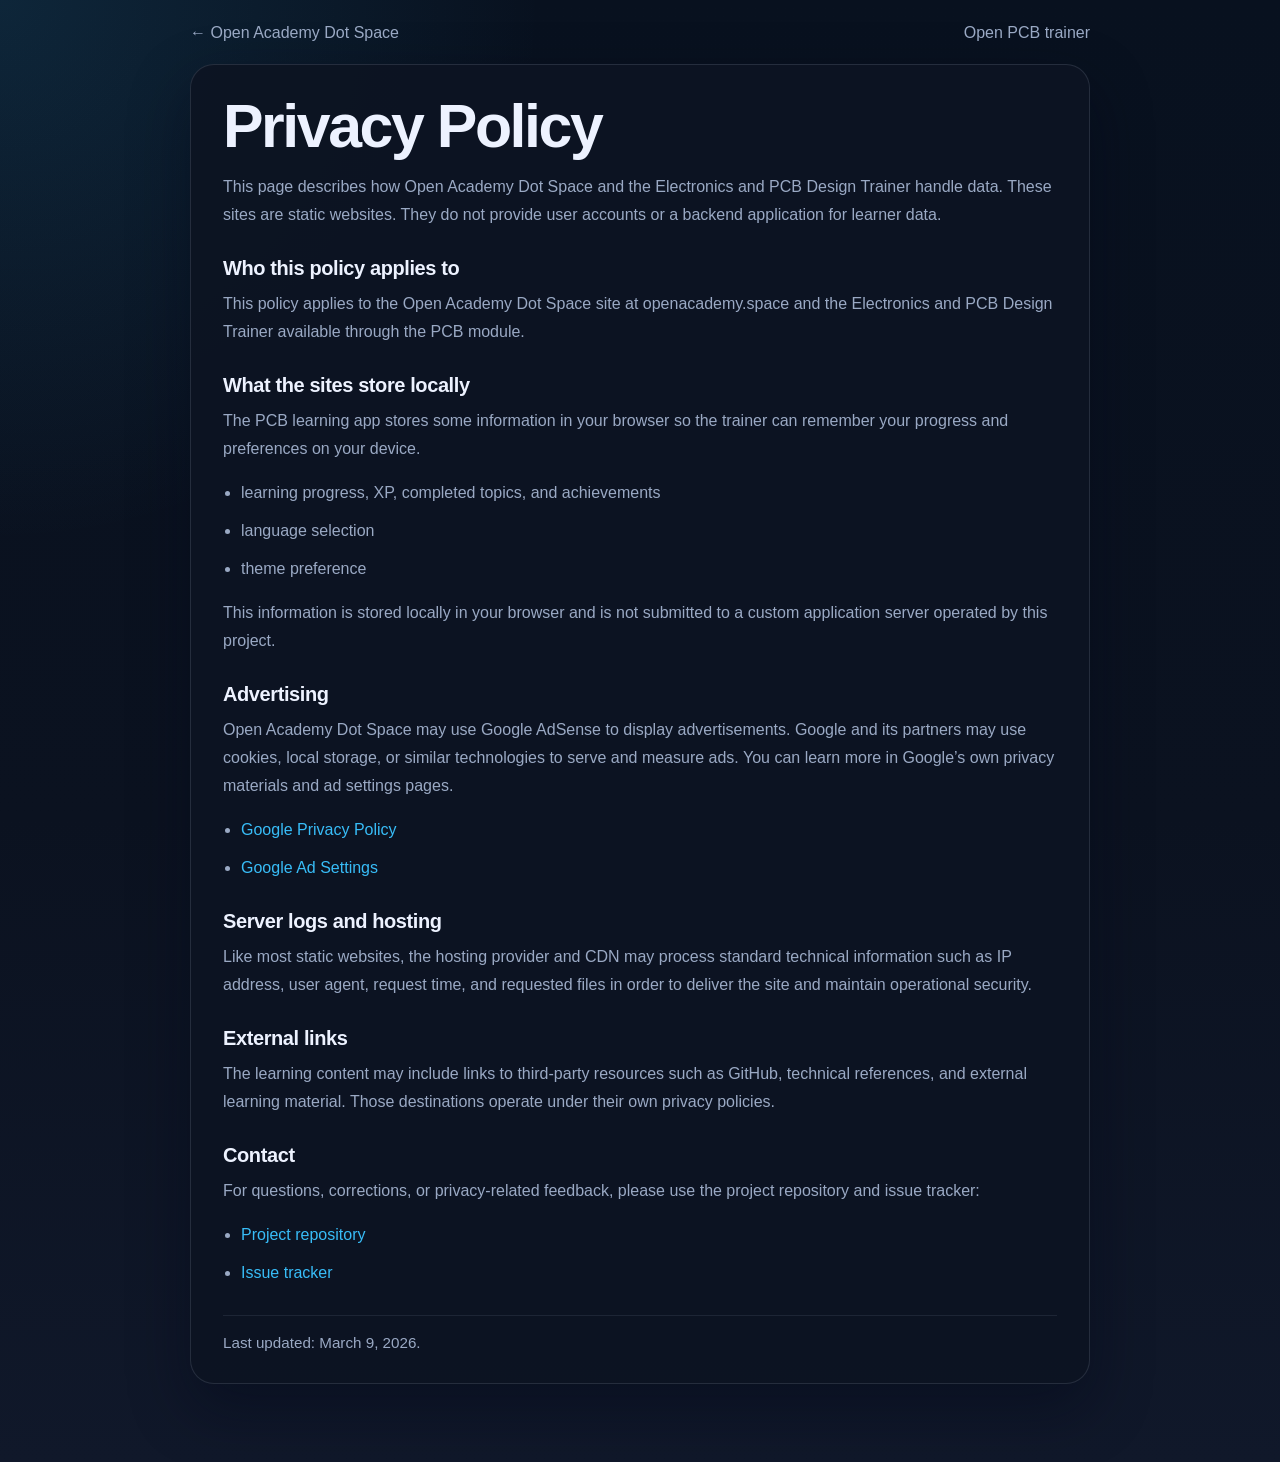
<file: privacy.html>
<!DOCTYPE html>
<html lang="en">

<head>
    <meta charset="UTF-8">
    <meta name="viewport" content="width=device-width, initial-scale=1.0">
    <meta name="description"
        content="Privacy policy for Open Academy Dot Space: how data is handled, what is stored locally, advertising (Google AdSense), server logs, and contact information. Using the learning modules requires no login.">
    <meta name="author" content="Saman Ardalan">
    <meta name="robots" content="index, follow, max-image-preview:large, max-snippet:-1">
    <meta name="google-adsense-account" content="ca-pub-4757211359193207">
    <meta name="theme-color" content="#0b1220">
    <link rel="canonical" href="https://openacademy.space/privacy.html">
    <link rel="icon" href="assets/icons/favicon.ico" sizes="any">
    <link rel="icon" type="image/png" sizes="32x32" href="assets/icons/favicon-32.png">
    <link rel="icon" type="image/png" sizes="16x16" href="assets/icons/favicon-16.png">
    <link rel="icon" type="image/png" sizes="192x192" href="assets/icons/android-chrome-192.png">
    <link rel="icon" type="image/png" sizes="512x512" href="assets/icons/android-chrome-512.png">
    <link rel="apple-touch-icon" sizes="180x180" href="assets/icons/apple-touch-icon.png">
    <link rel="manifest" href="assets/icons/site.webmanifest">
    <meta property="og:type" content="website">
    <meta property="og:url" content="https://openacademy.space/privacy.html">
    <meta property="og:title" content="Privacy Policy — Open Academy Dot Space">
    <meta property="og:description"
        content="How Open Academy Dot Space handles data: local browser storage, Google AdSense advertising, server logs, and contact details. No login is required to use the site.">
    <meta property="og:site_name" content="Open Academy Dot Space">
    <meta property="og:locale" content="en_US">
    <meta property="og:image" content="https://openacademy.space/assets/logo/oads-transparent-512.png">
    <meta name="twitter:card" content="summary">
    <meta name="twitter:title" content="Privacy Policy — Open Academy Dot Space">
    <meta name="twitter:description"
        content="How Open Academy Dot Space handles data: local browser storage, Google AdSense advertising, server logs, and contact details. No login is required to use the site.">
    <title>Privacy Policy — Open Academy Dot Space</title>
    <script type="application/ld+json">
    {
        "@context": "https://schema.org",
        "@graph": [
            {
                "@type": "WebPage",
                "@id": "https://openacademy.space/privacy.html#webpage",
                "url": "https://openacademy.space/privacy.html",
                "name": "Privacy Policy — Open Academy Dot Space",
                "description": "Privacy policy for Open Academy Dot Space: how data is handled, what is stored locally, advertising, and contact information.",
                "isPartOf": { "@id": "https://openacademy.space/#website" },
                "inLanguage": "en"
            },
            {
                "@type": "BreadcrumbList",
                "itemListElement": [
                    {
                        "@type": "ListItem",
                        "position": 1,
                        "name": "Home",
                        "item": "https://openacademy.space/"
                    },
                    {
                        "@type": "ListItem",
                        "position": 2,
                        "name": "Privacy Policy",
                        "item": "https://openacademy.space/privacy.html"
                    }
                ]
            }
        ]
    }
    </script>
    <script async src="https://pagead2.googlesyndication.com/pagead/js/adsbygoogle.js?client=ca-pub-4757211359193207"
        crossorigin="anonymous"></script>
    <style>
        :root {
            --bg: #0b1220;
            --panel: rgba(13, 20, 35, 0.96);
            --line: rgba(148, 163, 184, 0.18);
            --text: #edf2ff;
            --muted: #9aa9c4;
            --accent: #38bdf8;
            --content-width: 900px;
            --radius: 24px;
            --shadow: 0 24px 60px rgba(2, 6, 23, 0.42);
        }

        * {
            box-sizing: border-box;
        }

        body {
            margin: 0;
            min-height: 100vh;
            font-family: "Sora", "Avenir Next", "Segoe UI", sans-serif;
            color: var(--text);
            background:
                radial-gradient(circle at top left, rgba(56, 189, 248, 0.12), transparent 28%),
                linear-gradient(180deg, #08111f 0%, #0b1220 56%, #10182a 100%);
        }

        a {
            color: var(--accent);
            text-decoration: none;
        }

        a:hover,
        a:focus-visible {
            text-decoration: underline;
        }

        .shell {
            width: min(calc(100% - 32px), var(--content-width));
            margin: 0 auto;
            padding: 24px 0 56px;
        }

        .topbar {
            display: flex;
            align-items: center;
            justify-content: space-between;
            gap: 16px;
            margin-bottom: 22px;
        }

        .topbar a {
            color: var(--muted);
        }

        .policy {
            padding: 32px;
            border: 1px solid var(--line);
            border-radius: var(--radius);
            background: var(--panel);
            box-shadow: var(--shadow);
        }

        h1,
        h2,
        p,
        li {
            margin: 0;
        }

        h1 {
            font-size: clamp(2.2rem, 6vw, 3.8rem);
            line-height: 0.98;
            letter-spacing: -0.04em;
        }

        .intro {
            margin-top: 16px;
            color: var(--muted);
            line-height: 1.75;
        }

        .section {
            margin-top: 28px;
        }

        .section h2 {
            font-size: 1.25rem;
            letter-spacing: -0.02em;
            margin-bottom: 10px;
        }

        .section p,
        .section li {
            color: var(--muted);
            line-height: 1.75;
        }

        ul {
            padding-left: 18px;
        }

        li {
            margin-bottom: 10px;
        }

        .note {
            margin-top: 28px;
            padding-top: 18px;
            border-top: 1px solid rgba(148, 163, 184, 0.12);
            color: var(--muted);
            font-size: 0.95rem;
        }

        @media (max-width: 640px) {
            .policy {
                padding: 24px;
            }

            .topbar {
                align-items: flex-start;
                flex-direction: column;
            }
        }
    </style>
    <link rel="stylesheet" href="assets/css/oads-ads.css">
</head>

<body>
    <div class="shell">
        <div class="oads-layout">
        <div class="oads-layout__main">
        <div class="topbar">
            <a href="/" aria-label="Back to Open Academy Dot Space home">&#8592; Open Academy Dot Space</a>
            <a href="modules/pcb/">Open PCB trainer</a>
        </div>

        <article class="policy">
            <h1>Privacy Policy</h1>
            <p class="intro">
                This page describes how Open Academy Dot Space and the Electronics and PCB Design Trainer handle data. These
                sites are static websites. They do not provide user accounts or a backend application for learner data.
            </p>

            <section class="section">
                <h2>Who this policy applies to</h2>
                <p>
                    This policy applies to the Open Academy Dot Space site at openacademy.space and the Electronics and PCB Design
                    Trainer available through the PCB module.
                </p>
            </section>

            <section class="section">
                <h2>What the sites store locally</h2>
                <p>
                    The PCB learning app stores some information in your browser so the trainer can remember your
                    progress and preferences on your device.
                </p>
                <ul>
                    <li>learning progress, XP, completed topics, and achievements</li>
                    <li>language selection</li>
                    <li>theme preference</li>
                </ul>
                <p>
                    This information is stored locally in your browser and is not submitted to a custom application
                    server operated by this project.
                </p>
            </section>

            <section class="section">
                <h2>Advertising</h2>
                <p>
                    Open Academy Dot Space may use Google AdSense to display advertisements. Google and its partners may use
                    cookies, local storage, or similar technologies to serve and measure ads. You can learn more in
                    Google’s own privacy materials and ad settings pages.
                </p>
                <ul>
                    <li><a href="https://policies.google.com/privacy" target="_blank" rel="noopener noreferrer">Google Privacy Policy</a></li>
                    <li><a href="https://adssettings.google.com/" target="_blank" rel="noopener noreferrer">Google Ad Settings</a></li>
                </ul>
            </section>

            <section class="section">
                <h2>Server logs and hosting</h2>
                <p>
                    Like most static websites, the hosting provider and CDN may process standard technical information
                    such as IP address, user agent, request time, and requested files in order to deliver the site and
                    maintain operational security.
                </p>
            </section>

            <section class="section">
                <h2>External links</h2>
                <p>
                    The learning content may include links to third-party resources such as GitHub, technical references,
                    and external learning material. Those destinations operate under their own privacy policies.
                </p>
            </section>

            <section class="section">
                <h2>Contact</h2>
                <p>
                    For questions, corrections, or privacy-related feedback, please use the project repository and issue
                    tracker:
                </p>
                <ul>
                    <li><a href="https://github.com/smnrdln/oads" target="_blank" rel="noopener noreferrer">Project repository</a></li>
                    <li><a href="https://github.com/smnrdln/oads/issues" target="_blank" rel="noopener noreferrer">Issue tracker</a></li>
                </ul>
            </section>

            <p class="note">
                Last updated: March 9, 2026.
            </p>
        </article>
        </div>
        <aside class="oads-layout__rail" aria-label="Advertisement">
            <div class="oads-ad-shell" data-oads-slot="siteRail">
                <span class="oads-ad-label">Ad</span>
                <div class="oads-ad-inner"></div>
            </div>
        </aside>
        </div>
    </div>
    <script src="assets/js/oads-ads-config.js"></script>
    <script src="assets/js/oads-ads.js"></script>
</body>

</html>
</file>
<file: assets/css/oads-ads.css>
/* Open Academy — fixed peripheral ad regions (shared home + modules) */

:root {
    --oads-ad-rail-max: 300px;
    --oads-ad-rail-min: 240px;
    --oads-ad-gap: 22px;
    --oads-ad-border: rgba(148, 163, 184, 0.2);
    --oads-ad-bg: transparent;
    --oads-ad-muted: rgba(148, 163, 184, 0.85);
}

:root[data-theme='light'] {
    --oads-ad-border: rgba(15, 23, 42, 0.12);
    --oads-ad-bg: transparent;
    --oads-ad-muted: rgba(71, 85, 105, 0.9);
}

/* ── Shared shell base ── */
.oads-ad-shell {
    display: block;
    box-sizing: border-box;
    margin: 0 auto;
    overflow: hidden;
    background: transparent;
    border-radius: 18px;
    border: 1px solid var(--oads-ad-border);
    /* No fixed min-height here — breakpoint rules set it below */
}

.oads-ad-label {
    display: block;
    font-size: 0.65rem;
    font-weight: 700;
    letter-spacing: 0.12em;
    text-transform: uppercase;
    color: var(--oads-ad-muted);
    padding: 8px 14px 4px;
}

.oads-ad-inner {
    display: block;
    overflow: hidden;
}

.oads-ad-inner .adsbygoogle {
    display: block;
    width: 100% !important;
}

/* ── Home (marketing) page layout ── */
.oads-layout {
    display: grid;
    grid-template-columns: minmax(0, 1fr) minmax(var(--oads-ad-rail-min), var(--oads-ad-rail-max));
    gap: var(--oads-ad-gap);
    align-items: start;
}

.oads-layout.oads-no-side-ads {
    grid-template-columns: minmax(0, 1fr);
}

.oads-layout__main {
    min-width: 0;
}

.oads-layout__rail {
    position: sticky;
    top: 20px;
    min-width: 0;
}

.oads-ad-rail--empty {
    display: none !important;
}

/* ── Module trainer (engine layout) ── */
.oads-module-stage {
    display: flex;
    flex: 1;
    min-height: 0;
    min-width: 0;
    overflow: hidden;
}

.oads-module-stage .main-content {
    min-width: 0;
}

.oads-module-stage.oads-no-side-ads .main-content {
    flex: 1;
}

.oads-module-ad-rail {
    width: var(--oads-ad-rail-max);
    flex-shrink: 0;
    display: flex;
    flex-direction: column;
    padding: 16px 16px 16px 0;
    border-left: 1px solid var(--color-border);
    background: var(--color-bg-primary);
    overflow-y: auto;
    box-sizing: border-box;
}

.oads-module-ad-rail .oads-ad-shell {
    position: sticky;
    top: 12px;
    background: var(--color-bg-secondary);
    border-color: var(--color-border);
}

.oads-module-stage.oads-no-side-ads .oads-module-ad-rail {
    display: none;
}

/* ─────────────────────────────────────────────────────────────
   RESPONSIVE BREAKPOINTS
   ───────────────────────────────────────────────────────────── */

/* ── Desktop (> 1024px): full rail, correct size constraints ── */
@media (min-width: 1025px) {
    .oads-layout__rail .oads-ad-shell,
    .oads-module-ad-rail .oads-ad-shell {
        min-height: 90px;            /* CLS guard — prevents layout shift */
        max-width: var(--oads-ad-rail-max);
        overflow: hidden;
    }
}

/* ── Tablet (768px – 1024px): sidebar rail constrained to 300px or hidden ── */
@media (min-width: 768px) and (max-width: 1024px) {
    /* Home/privacy layout collapses to single column */
    .oads-layout {
        grid-template-columns: minmax(0, 1fr);
    }

    .oads-layout__rail {
        position: static;
        order: 1;
        max-width: min(100%, 360px);
        margin: 0 auto;
    }

    .oads-layout__main {
        order: 0;
    }

    /* Rail ad on tablet: constrain to 300px max */
    .oads-layout__rail .oads-ad-shell,
    .oads-module-ad-rail .oads-ad-shell {
        max-width: 300px;
        min-height: 90px;
        margin: 0 auto;
        overflow: hidden;
    }

    /* Module stage collapses to column */
    .oads-module-stage {
        flex-direction: column;
    }

    .oads-module-ad-rail {
        width: 100%;
        max-height: none;
        border-left: none;
        border-top: 1px solid var(--color-border);
        padding: 16px;
        overflow-y: visible;
    }

    .oads-module-ad-rail .oads-ad-shell {
        position: static;
        max-width: 300px;
        margin: 0 auto;
    }
}

/* ── Mobile (< 768px): hide all rail/sidebar ads entirely ── */
@media (max-width: 767px) {
    /* Completely hide rail and module rail ad shells on mobile */
    .oads-ad-shell[data-oads-slot="siteRail"],
    .oads-ad-shell[data-oads-slot="moduleRail"] {
        display: none !important;
    }

    /* Also collapse the container wrappers so they take no space */
    .oads-layout__rail,
    .oads-module-ad-rail {
        display: none !important;
    }

    /* Home layout: single column */
    .oads-layout {
        grid-template-columns: minmax(0, 1fr);
    }

    /* Module stage: single column */
    .oads-module-stage {
        flex-direction: column;
    }

    /* Mobile banner (injected by JS for < 768px only) */
    .oads-ad-shell[data-oads-slot="mobileBanner"] {
        display: block;
        width: 100%;
        max-width: 100%;
        min-height: 50px;    /* CLS guard */
        overflow: hidden;
        border-radius: 0;
        border-left: none;
        border-right: none;
        background: transparent;
        margin: 0;
    }

    .oads-ad-shell[data-oads-slot="mobileBanner"] .oads-ad-inner {
        min-height: 50px;
    }
}
</file>
